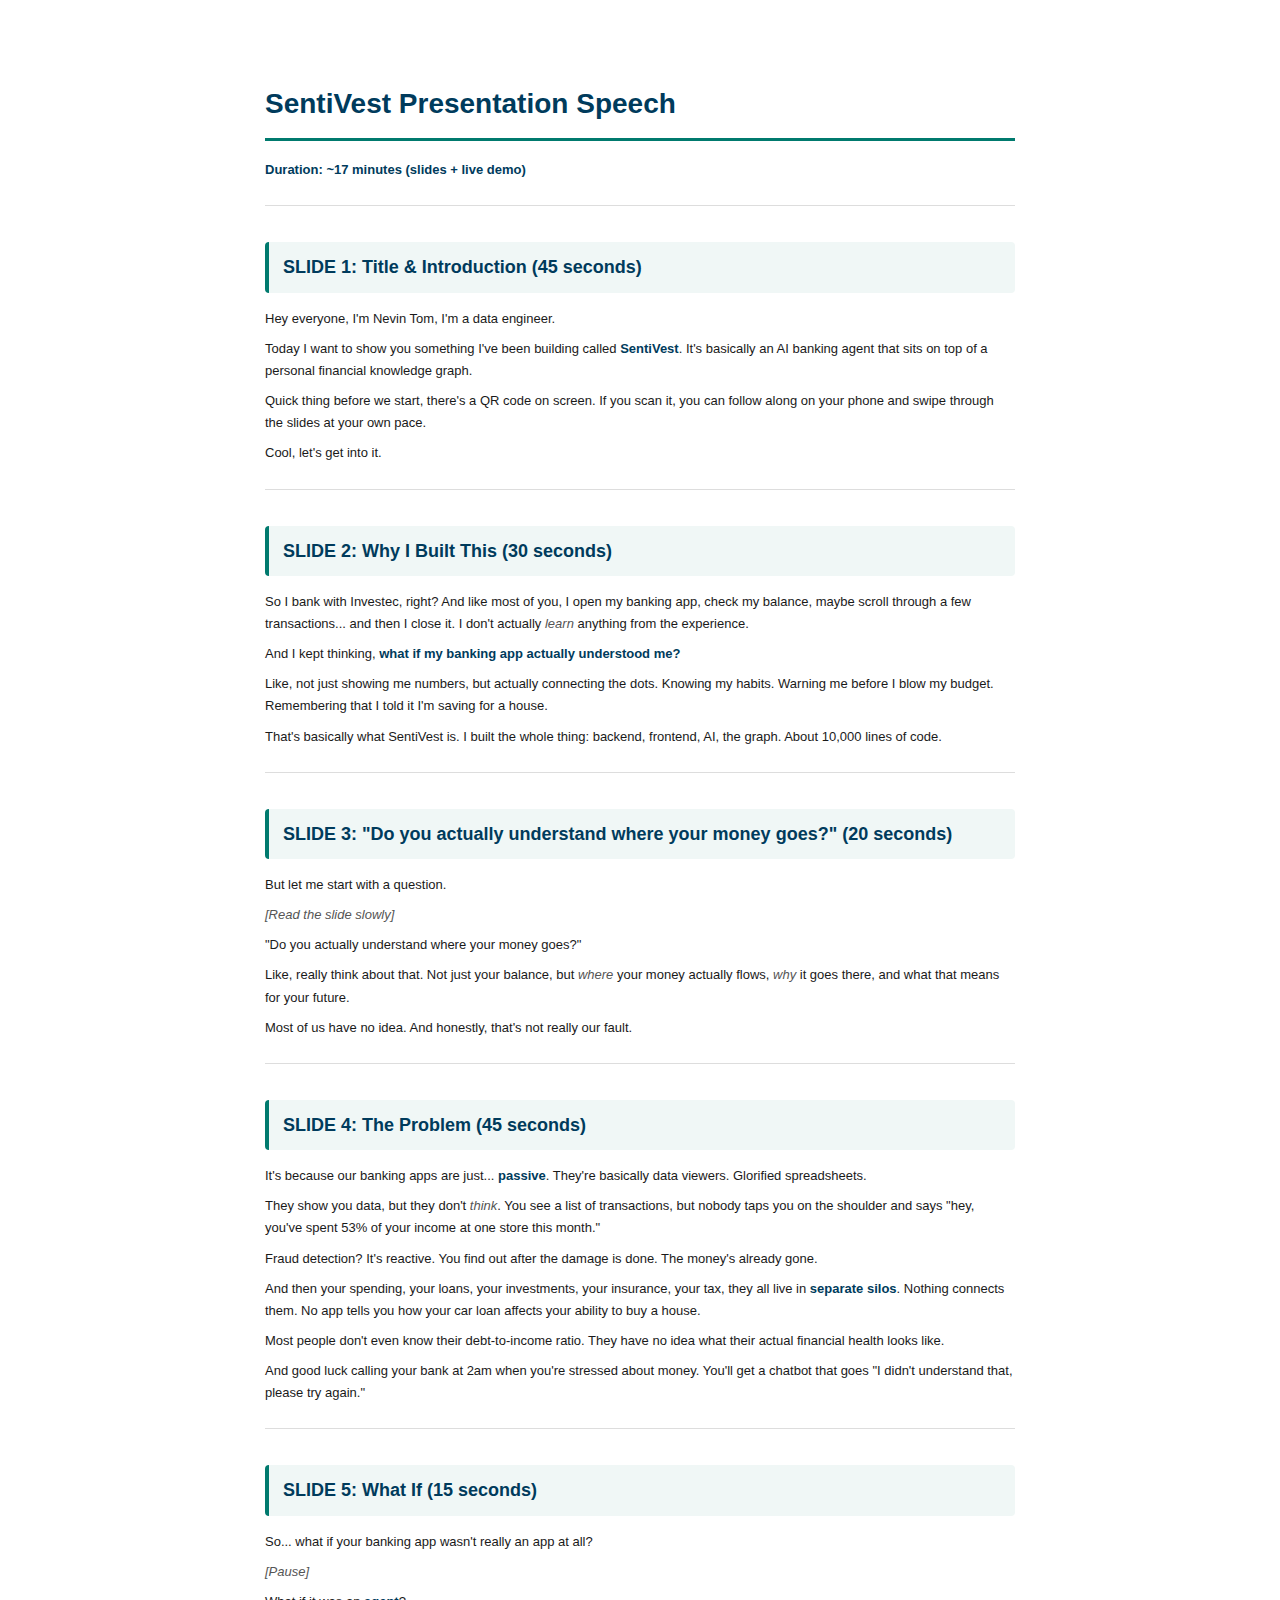
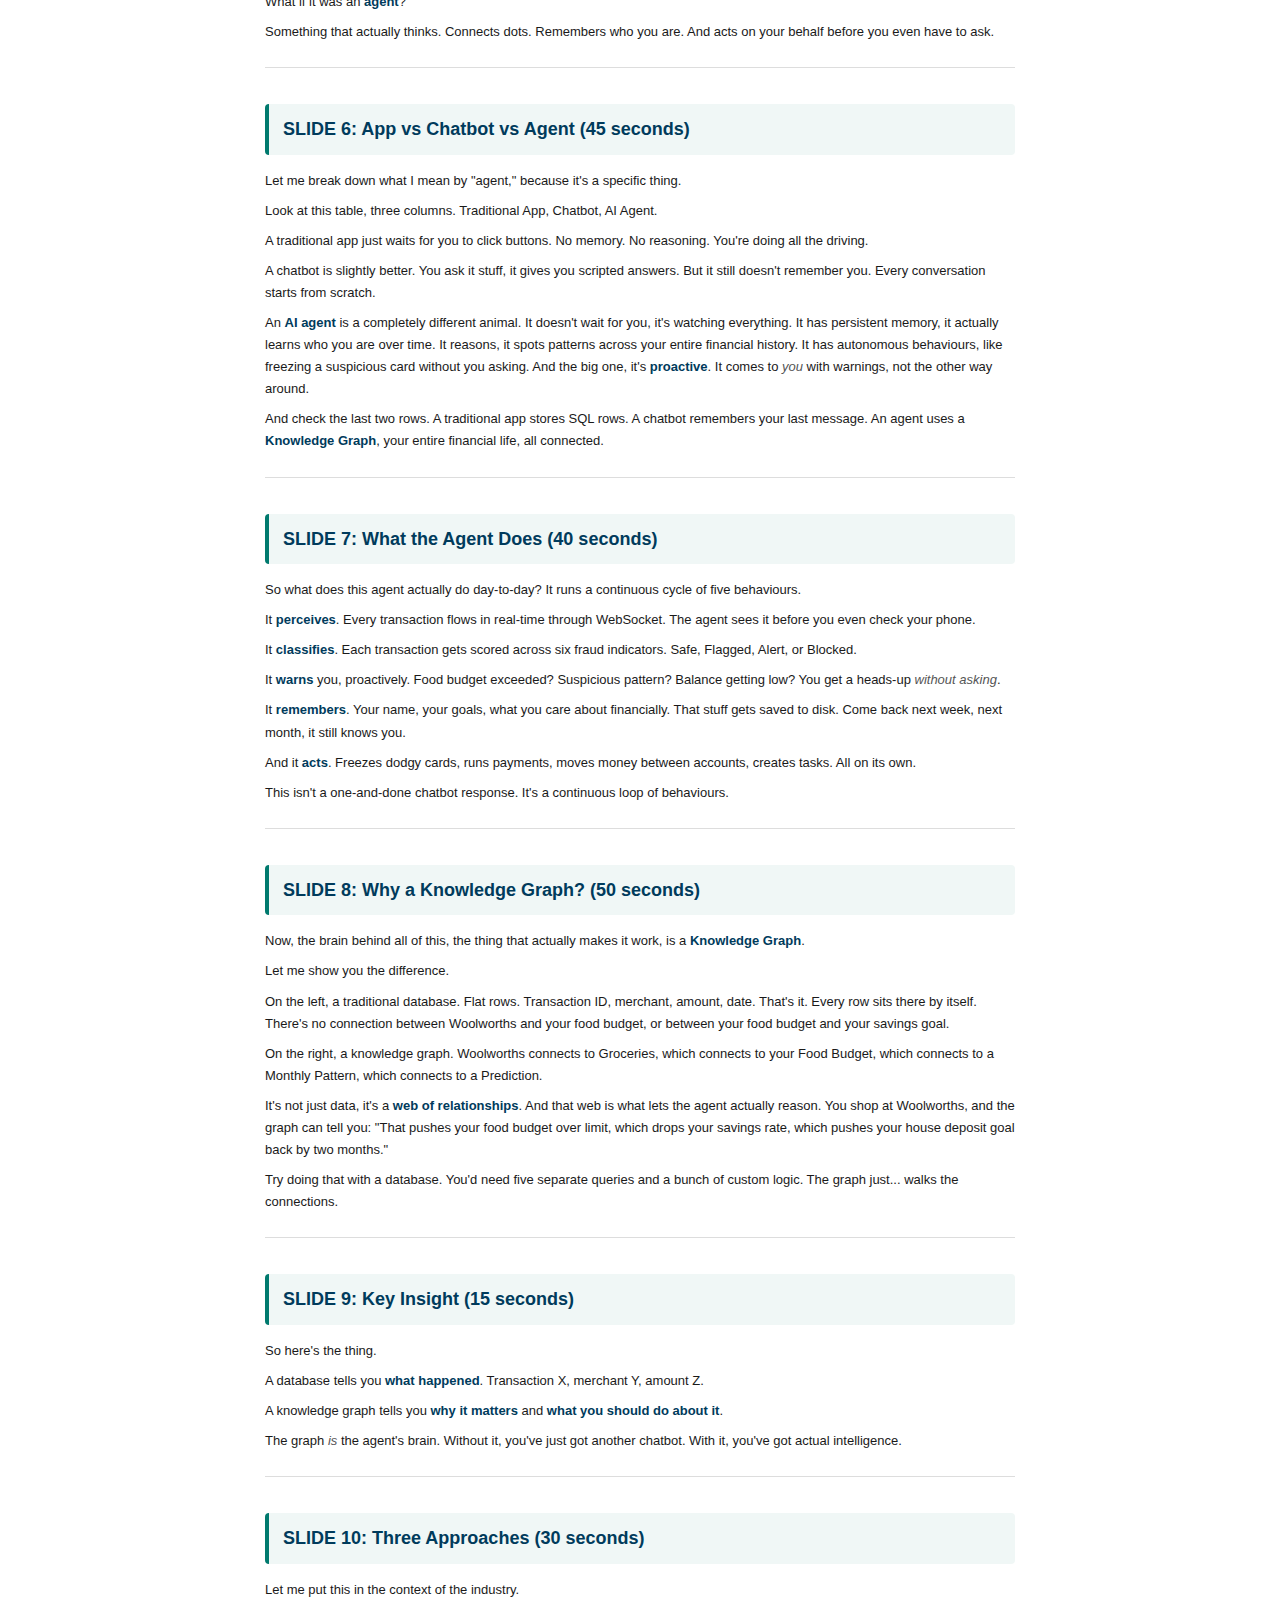
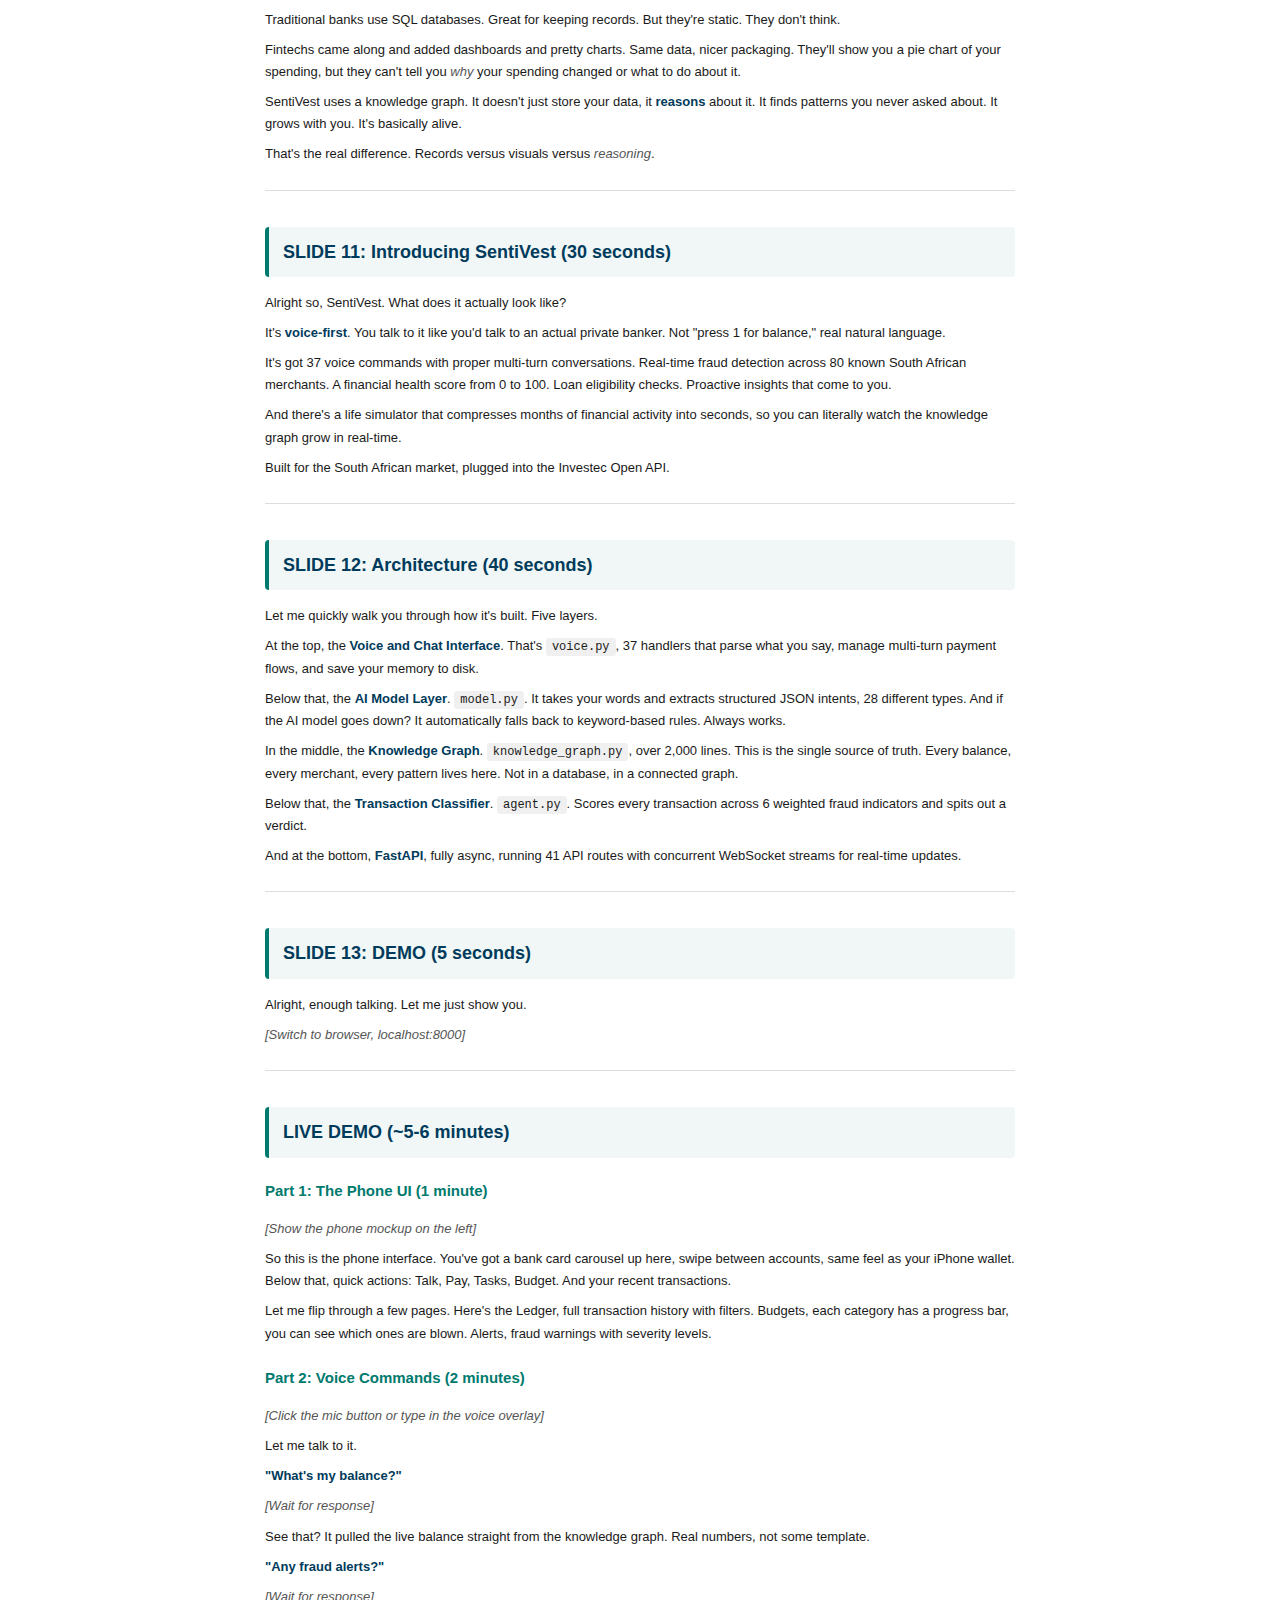
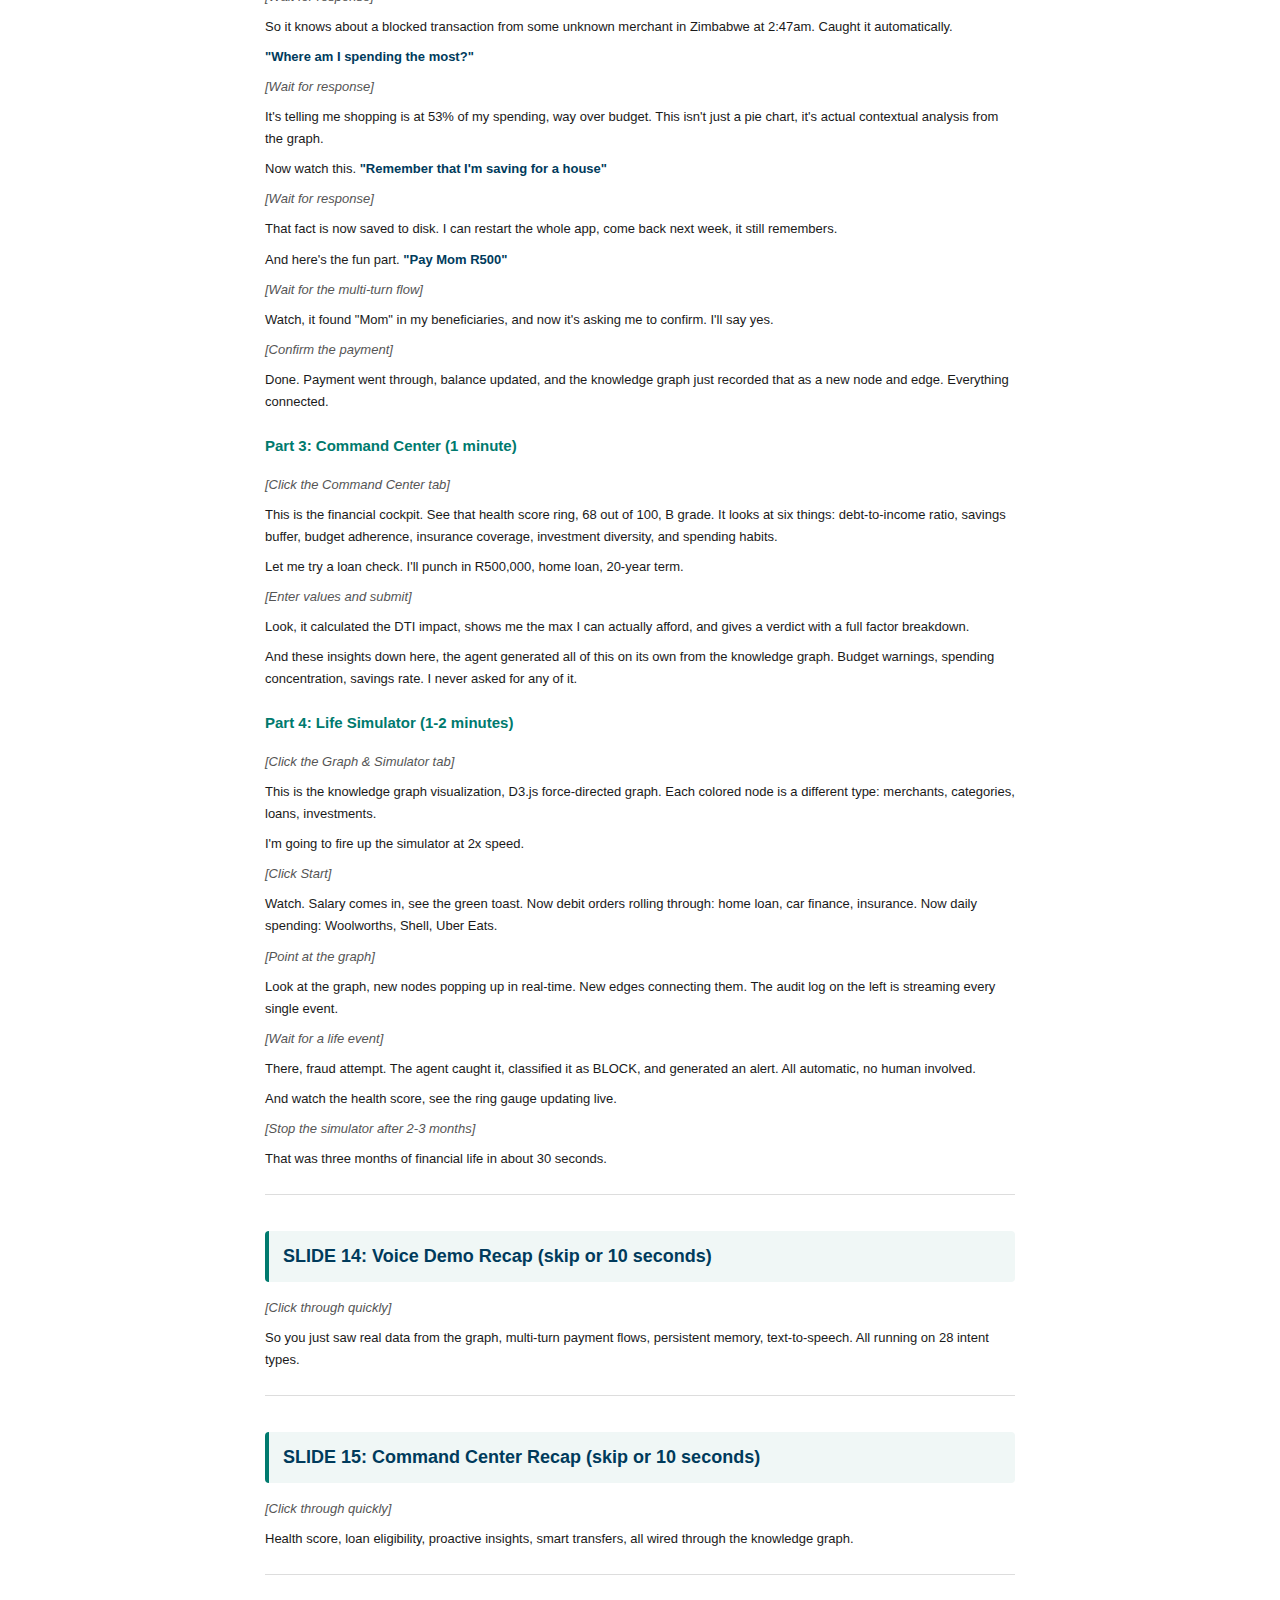
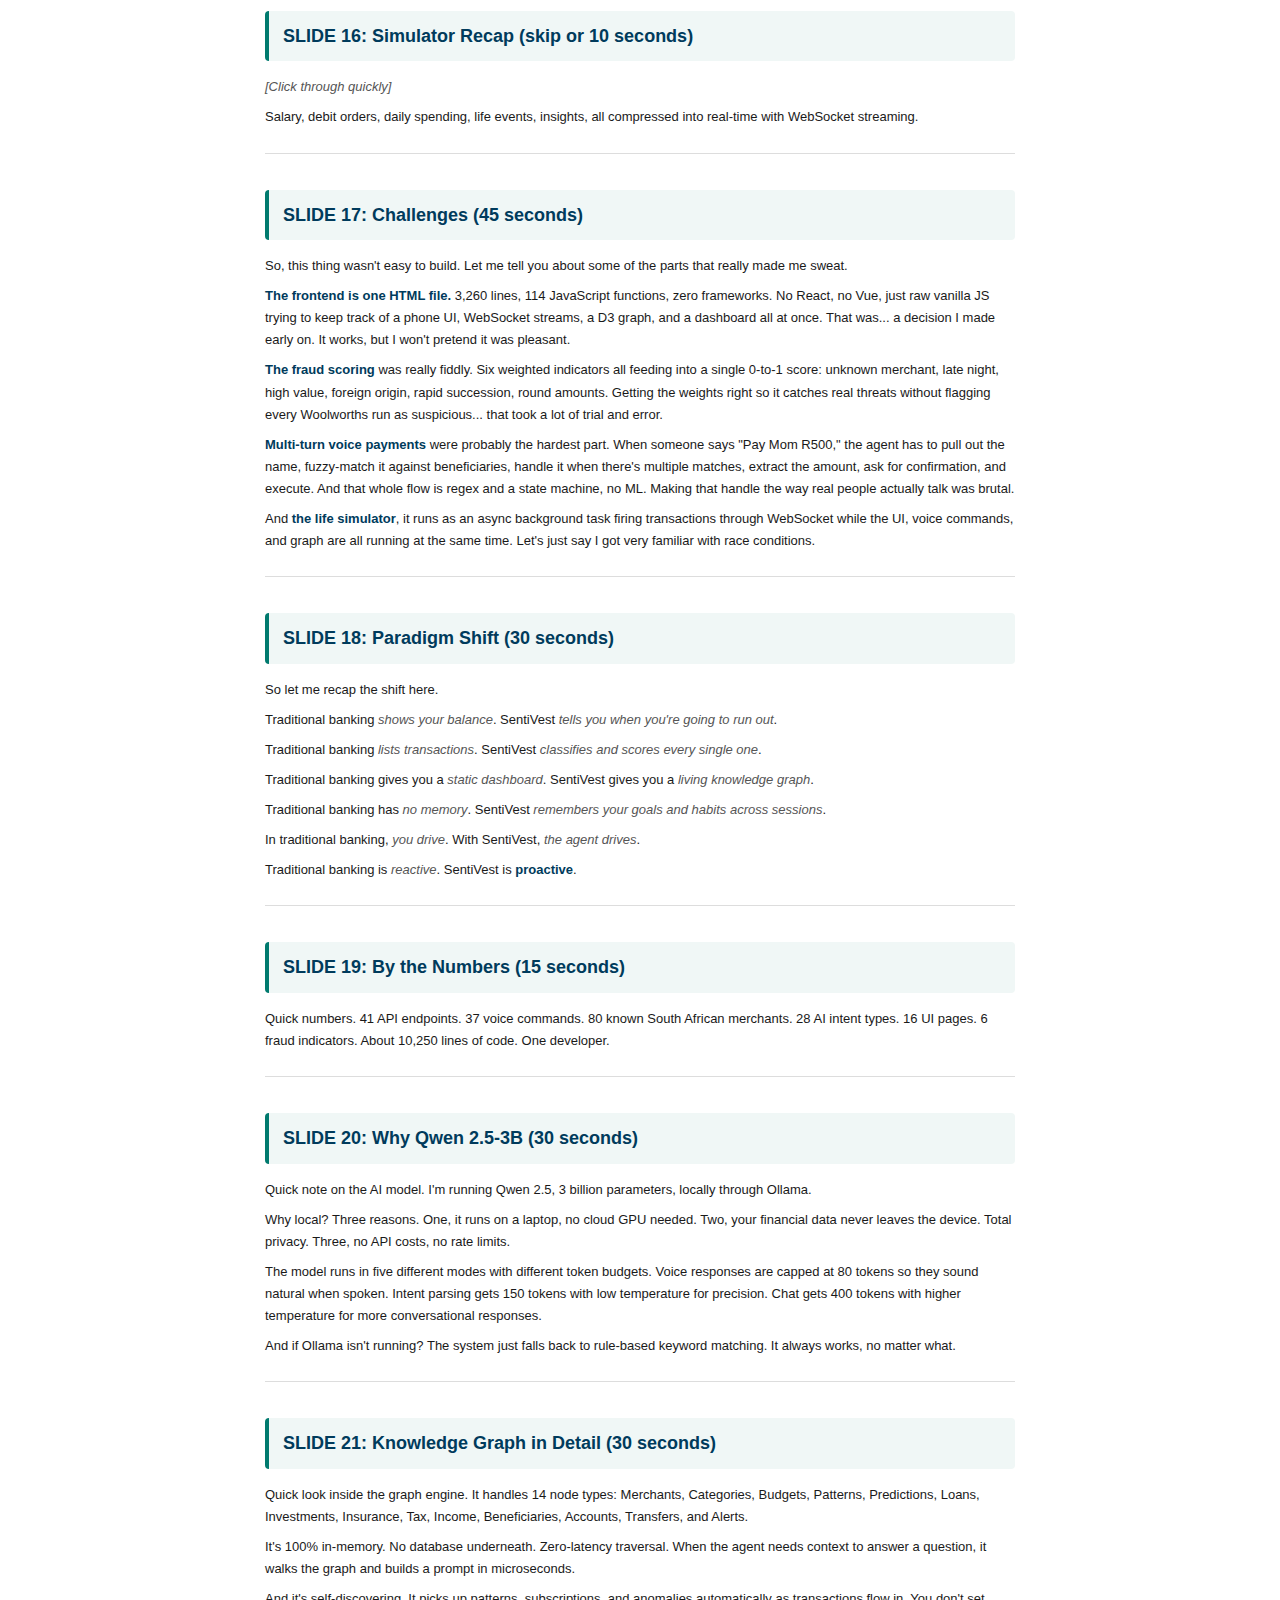
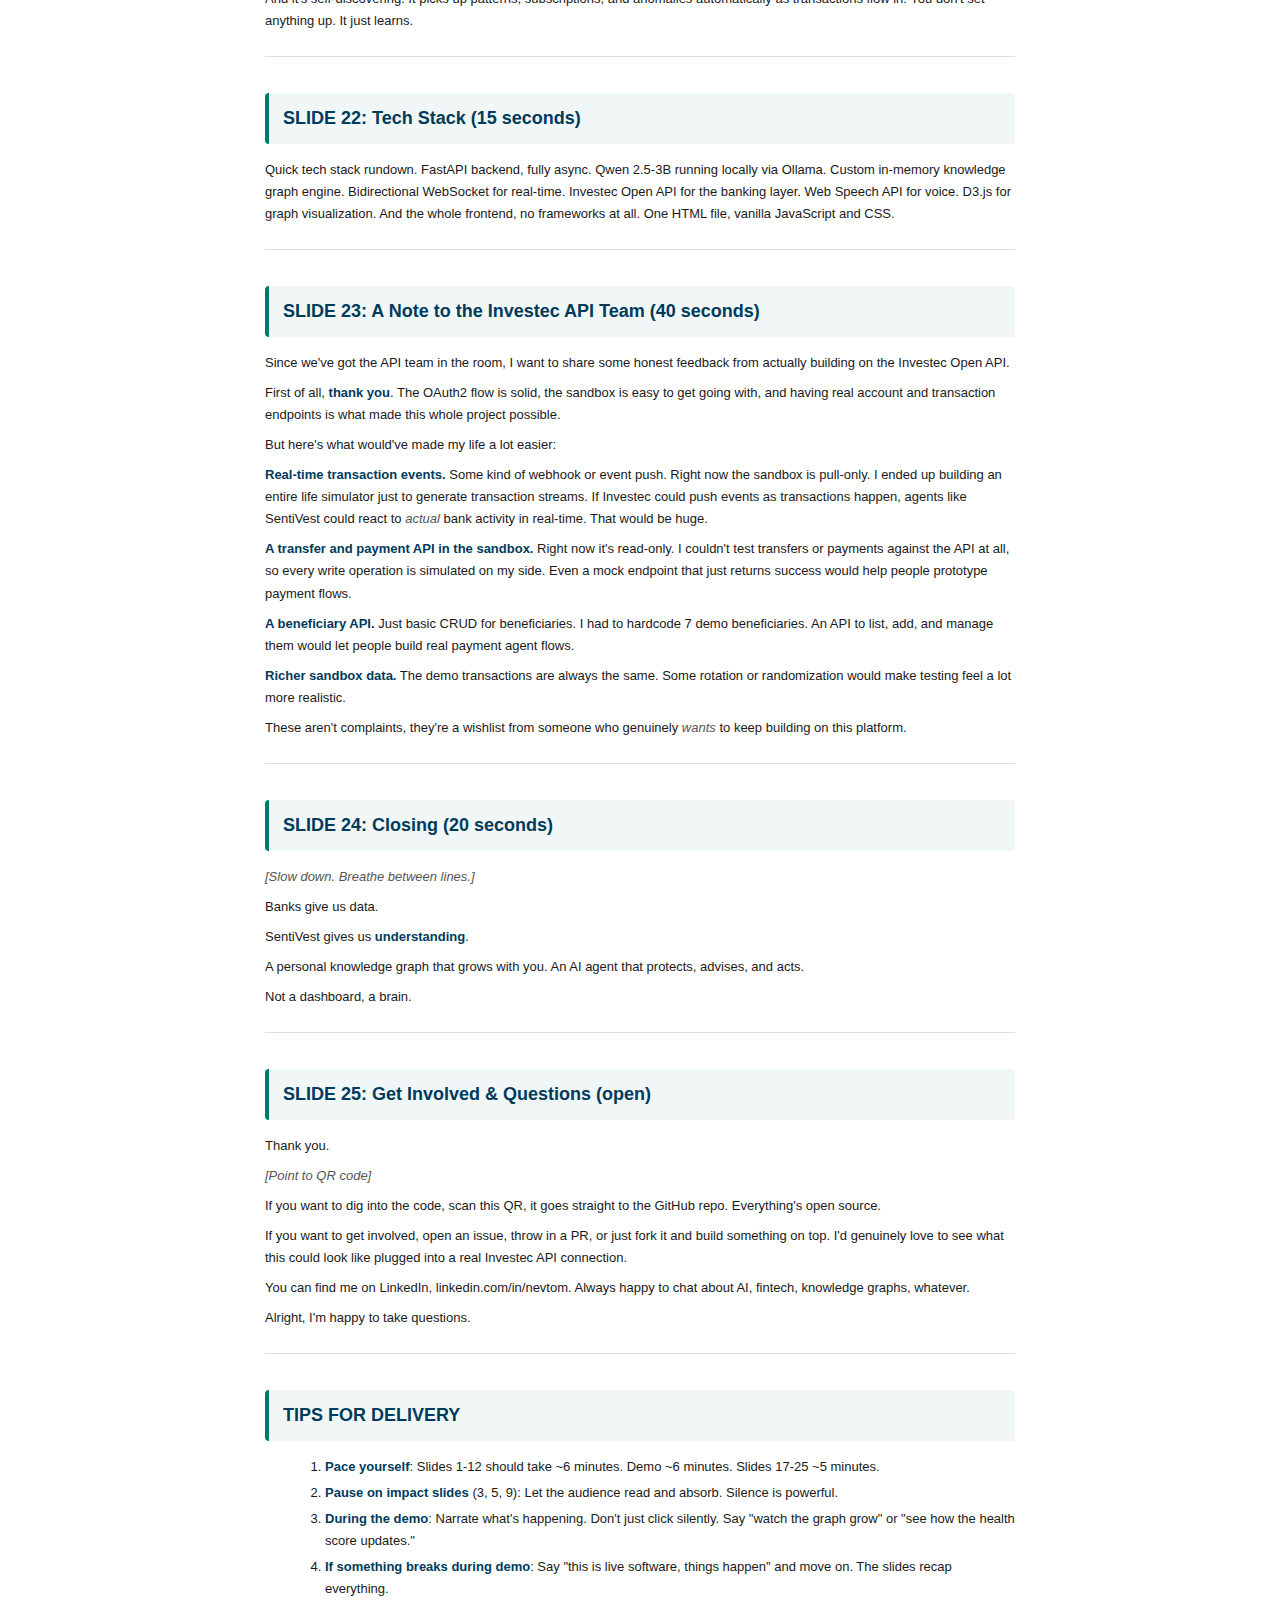
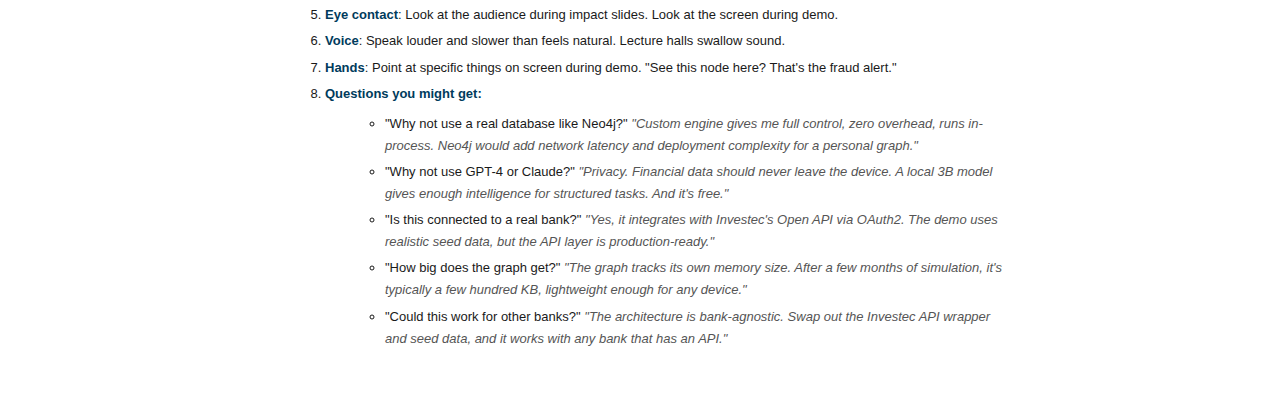
<file: SPEECH.html>
<!DOCTYPE html>
<html>
<head>
<meta charset="UTF-8">
<title>SentiVest Presentation Speech</title>
<style>
@page { size: A4; margin: 2cm; }
body { font-family: Segoe UI, Arial, sans-serif; font-size: 13px; line-height: 1.7; color: #1a1a1a; max-width: 750px; margin: 0 auto; padding: 40px 20px; }
h1 { font-size: 28px; color: #003B5C; border-bottom: 3px solid #007A6E; padding-bottom: 10px; margin-top: 40px; }
h2 { font-size: 18px; color: #003B5C; margin-top: 36px; padding: 10px 14px; background: #f0f7f6; border-left: 4px solid #007A6E; border-radius: 4px; page-break-before: auto; }
h3 { font-size: 15px; color: #007A6E; margin-top: 20px; }
p { margin: 8px 0; }
em { color: #555; }
strong { color: #003B5C; }
ul, ol { margin: 8px 0 8px 20px; }
li { margin: 4px 0; }
table { width: 100%; border-collapse: collapse; margin: 14px 0; font-size: 12px; }
th { background: #003B5C; color: white; padding: 8px 12px; text-align: left; }
td { padding: 8px 12px; border-bottom: 1px solid #e0e0e0; }
tr:nth-child(even) td { background: #f8fafb; }
code { background: #f0f0f0; padding: 2px 6px; border-radius: 3px; font-size: 12px; font-family: Consolas, monospace; }
pre { background: #f5f5f5; padding: 14px; border-radius: 6px; overflow-x: auto; font-size: 12px; border: 1px solid #e0e0e0; }
pre code { background: none; padding: 0; }
hr { border: none; border-top: 1px solid #ddd; margin: 24px 0; }
blockquote { border-left: 4px solid #007A6E; padding: 8px 16px; margin: 12px 0; background: #f0f7f6; color: #333; font-style: italic; }
@media print {
  body { padding: 0; }
  h2 { page-break-inside: avoid; }
  .no-break { page-break-inside: avoid; }
}
</style>
</head>
<body>
<h1>SentiVest Presentation Speech</h1>

<p><strong>Duration: ~17 minutes (slides + live demo)</strong></p>

<hr />

<h2>SLIDE 1: Title &amp; Introduction (45 seconds)</h2>

<p>Hey everyone, I'm Nevin Tom, I'm a data engineer.</p>

<p>Today I want to show you something I've been building called <strong>SentiVest</strong>. It's basically an AI banking agent that sits on top of a personal financial knowledge graph.</p>

<p>Quick thing before we start, there's a QR code on screen. If you scan it, you can follow along on your phone and swipe through the slides at your own pace.</p>

<p>Cool, let's get into it.</p>

<hr />

<h2>SLIDE 2: Why I Built This (30 seconds)</h2>

<p>So I bank with Investec, right? And like most of you, I open my banking app, check my balance, maybe scroll through a few transactions... and then I close it. I don't actually <em>learn</em> anything from the experience.</p>

<p>And I kept thinking, <strong>what if my banking app actually understood me?</strong></p>

<p>Like, not just showing me numbers, but actually connecting the dots. Knowing my habits. Warning me before I blow my budget. Remembering that I told it I'm saving for a house.</p>

<p>That's basically what SentiVest is. I built the whole thing: backend, frontend, AI, the graph. About 10,000 lines of code.</p>

<hr />

<h2>SLIDE 3: "Do you actually understand where your money goes?" (20 seconds)</h2>

<p>But let me start with a question.</p>

<p><em>[Read the slide slowly]</em></p>

<p>"Do you actually understand where your money goes?"</p>

<p>Like, really think about that. Not just your balance, but <em>where</em> your money actually flows, <em>why</em> it goes there, and what that means for your future.</p>

<p>Most of us have no idea. And honestly, that's not really our fault.</p>

<hr />

<h2>SLIDE 4: The Problem (45 seconds)</h2>

<p>It's because our banking apps are just... <strong>passive</strong>. They're basically data viewers. Glorified spreadsheets.</p>

<p>They show you data, but they don't <em>think</em>. You see a list of transactions, but nobody taps you on the shoulder and says "hey, you've spent 53% of your income at one store this month."</p>

<p>Fraud detection? It's reactive. You find out after the damage is done. The money's already gone.</p>

<p>And then your spending, your loans, your investments, your insurance, your tax, they all live in <strong>separate silos</strong>. Nothing connects them. No app tells you how your car loan affects your ability to buy a house.</p>

<p>Most people don't even know their debt-to-income ratio. They have no idea what their actual financial health looks like.</p>

<p>And good luck calling your bank at 2am when you're stressed about money. You'll get a chatbot that goes "I didn't understand that, please try again."</p>

<hr />

<h2>SLIDE 5: What If (15 seconds)</h2>

<p>So... what if your banking app wasn't really an app at all?</p>

<p><em>[Pause]</em></p>

<p>What if it was an <strong>agent</strong>?</p>

<p>Something that actually thinks. Connects dots. Remembers who you are. And acts on your behalf before you even have to ask.</p>

<hr />

<h2>SLIDE 6: App vs Chatbot vs Agent (45 seconds)</h2>

<p>Let me break down what I mean by "agent," because it's a specific thing.</p>

<p>Look at this table, three columns. Traditional App, Chatbot, AI Agent.</p>

<p>A traditional app just waits for you to click buttons. No memory. No reasoning. You're doing all the driving.</p>

<p>A chatbot is slightly better. You ask it stuff, it gives you scripted answers. But it still doesn't remember you. Every conversation starts from scratch.</p>

<p>An <strong>AI agent</strong> is a completely different animal. It doesn't wait for you, it's watching everything. It has persistent memory, it actually learns who you are over time. It reasons, it spots patterns across your entire financial history. It has autonomous behaviours, like freezing a suspicious card without you asking. And the big one, it's <strong>proactive</strong>. It comes to <em>you</em> with warnings, not the other way around.</p>

<p>And check the last two rows. A traditional app stores SQL rows. A chatbot remembers your last message. An agent uses a <strong>Knowledge Graph</strong>, your entire financial life, all connected.</p>

<hr />

<h2>SLIDE 7: What the Agent Does (40 seconds)</h2>

<p>So what does this agent actually do day-to-day? It runs a continuous cycle of five behaviours.</p>

<p>It <strong>perceives</strong>. Every transaction flows in real-time through WebSocket. The agent sees it before you even check your phone.</p>

<p>It <strong>classifies</strong>. Each transaction gets scored across six fraud indicators. Safe, Flagged, Alert, or Blocked.</p>

<p>It <strong>warns</strong> you, proactively. Food budget exceeded? Suspicious pattern? Balance getting low? You get a heads-up <em>without asking</em>.</p>

<p>It <strong>remembers</strong>. Your name, your goals, what you care about financially. That stuff gets saved to disk. Come back next week, next month, it still knows you.</p>

<p>And it <strong>acts</strong>. Freezes dodgy cards, runs payments, moves money between accounts, creates tasks. All on its own.</p>

<p>This isn't a one-and-done chatbot response. It's a continuous loop of behaviours.</p>

<hr />

<h2>SLIDE 8: Why a Knowledge Graph? (50 seconds)</h2>

<p>Now, the brain behind all of this, the thing that actually makes it work, is a <strong>Knowledge Graph</strong>.</p>

<p>Let me show you the difference.</p>

<p>On the left, a traditional database. Flat rows. Transaction ID, merchant, amount, date. That's it. Every row sits there by itself. There's no connection between Woolworths and your food budget, or between your food budget and your savings goal.</p>

<p>On the right, a knowledge graph. Woolworths connects to Groceries, which connects to your Food Budget, which connects to a Monthly Pattern, which connects to a Prediction.</p>

<p>It's not just data, it's a <strong>web of relationships</strong>. And that web is what lets the agent actually reason. You shop at Woolworths, and the graph can tell you: "That pushes your food budget over limit, which drops your savings rate, which pushes your house deposit goal back by two months."</p>

<p>Try doing that with a database. You'd need five separate queries and a bunch of custom logic. The graph just... walks the connections.</p>

<hr />

<h2>SLIDE 9: Key Insight (15 seconds)</h2>

<p>So here's the thing.</p>

<p>A database tells you <strong>what happened</strong>. Transaction X, merchant Y, amount Z.</p>

<p>A knowledge graph tells you <strong>why it matters</strong> and <strong>what you should do about it</strong>.</p>

<p>The graph <em>is</em> the agent's brain. Without it, you've just got another chatbot. With it, you've got actual intelligence.</p>

<hr />

<h2>SLIDE 10: Three Approaches (30 seconds)</h2>

<p>Let me put this in the context of the industry.</p>

<p>Traditional banks use SQL databases. Great for keeping records. But they're static. They don't think.</p>

<p>Fintechs came along and added dashboards and pretty charts. Same data, nicer packaging. They'll show you a pie chart of your spending, but they can't tell you <em>why</em> your spending changed or what to do about it.</p>

<p>SentiVest uses a knowledge graph. It doesn't just store your data, it <strong>reasons</strong> about it. It finds patterns you never asked about. It grows with you. It's basically alive.</p>

<p>That's the real difference. Records versus visuals versus <em>reasoning</em>.</p>

<hr />

<h2>SLIDE 11: Introducing SentiVest (30 seconds)</h2>

<p>Alright so, SentiVest. What does it actually look like?</p>

<p>It's <strong>voice-first</strong>. You talk to it like you'd talk to an actual private banker. Not "press 1 for balance," real natural language.</p>

<p>It's got 37 voice commands with proper multi-turn conversations. Real-time fraud detection across 80 known South African merchants. A financial health score from 0 to 100. Loan eligibility checks. Proactive insights that come to you.</p>

<p>And there's a life simulator that compresses months of financial activity into seconds, so you can literally watch the knowledge graph grow in real-time.</p>

<p>Built for the South African market, plugged into the Investec Open API.</p>

<hr />

<h2>SLIDE 12: Architecture (40 seconds)</h2>

<p>Let me quickly walk you through how it's built. Five layers.</p>

<p>At the top, the <strong>Voice and Chat Interface</strong>. That's <code>voice.py</code>, 37 handlers that parse what you say, manage multi-turn payment flows, and save your memory to disk.</p>

<p>Below that, the <strong>AI Model Layer</strong>. <code>model.py</code>. It takes your words and extracts structured JSON intents, 28 different types. And if the AI model goes down? It automatically falls back to keyword-based rules. Always works.</p>

<p>In the middle, the <strong>Knowledge Graph</strong>. <code>knowledge_graph.py</code>, over 2,000 lines. This is the single source of truth. Every balance, every merchant, every pattern lives here. Not in a database, in a connected graph.</p>

<p>Below that, the <strong>Transaction Classifier</strong>. <code>agent.py</code>. Scores every transaction across 6 weighted fraud indicators and spits out a verdict.</p>

<p>And at the bottom, <strong>FastAPI</strong>, fully async, running 41 API routes with concurrent WebSocket streams for real-time updates.</p>

<hr />

<h2>SLIDE 13: DEMO (5 seconds)</h2>

<p>Alright, enough talking. Let me just show you.</p>

<p><em>[Switch to browser, localhost:8000]</em></p>

<hr />

<h2>LIVE DEMO (~5-6 minutes)</h2>

<h3>Part 1: The Phone UI (1 minute)</h3>

<p><em>[Show the phone mockup on the left]</em></p>

<p>So this is the phone interface. You've got a bank card carousel up here, swipe between accounts, same feel as your iPhone wallet. Below that, quick actions: Talk, Pay, Tasks, Budget. And your recent transactions.</p>

<p>Let me flip through a few pages. Here's the Ledger, full transaction history with filters. Budgets, each category has a progress bar, you can see which ones are blown. Alerts, fraud warnings with severity levels.</p>

<h3>Part 2: Voice Commands (2 minutes)</h3>

<p><em>[Click the mic button or type in the voice overlay]</em></p>

<p>Let me talk to it.</p>

<p><strong>"What's my balance?"</strong></p>

<p><em>[Wait for response]</em></p>

<p>See that? It pulled the live balance straight from the knowledge graph. Real numbers, not some template.</p>

<p><strong>"Any fraud alerts?"</strong></p>

<p><em>[Wait for response]</em></p>

<p>So it knows about a blocked transaction from some unknown merchant in Zimbabwe at 2:47am. Caught it automatically.</p>

<p><strong>"Where am I spending the most?"</strong></p>

<p><em>[Wait for response]</em></p>

<p>It's telling me shopping is at 53% of my spending, way over budget. This isn't just a pie chart, it's actual contextual analysis from the graph.</p>

<p>Now watch this. <strong>"Remember that I'm saving for a house"</strong></p>

<p><em>[Wait for response]</em></p>

<p>That fact is now saved to disk. I can restart the whole app, come back next week, it still remembers.</p>

<p>And here's the fun part. <strong>"Pay Mom R500"</strong></p>

<p><em>[Wait for the multi-turn flow]</em></p>

<p>Watch, it found "Mom" in my beneficiaries, and now it's asking me to confirm. I'll say yes.</p>

<p><em>[Confirm the payment]</em></p>

<p>Done. Payment went through, balance updated, and the knowledge graph just recorded that as a new node and edge. Everything connected.</p>

<h3>Part 3: Command Center (1 minute)</h3>

<p><em>[Click the Command Center tab]</em></p>

<p>This is the financial cockpit. See that health score ring, 68 out of 100, B grade. It looks at six things: debt-to-income ratio, savings buffer, budget adherence, insurance coverage, investment diversity, and spending habits.</p>

<p>Let me try a loan check. I'll punch in R500,000, home loan, 20-year term.</p>

<p><em>[Enter values and submit]</em></p>

<p>Look, it calculated the DTI impact, shows me the max I can actually afford, and gives a verdict with a full factor breakdown.</p>

<p>And these insights down here, the agent generated all of this on its own from the knowledge graph. Budget warnings, spending concentration, savings rate. I never asked for any of it.</p>

<h3>Part 4: Life Simulator (1-2 minutes)</h3>

<p><em>[Click the Graph &amp; Simulator tab]</em></p>

<p>This is the knowledge graph visualization, D3.js force-directed graph. Each colored node is a different type: merchants, categories, loans, investments.</p>

<p>I'm going to fire up the simulator at 2x speed.</p>

<p><em>[Click Start]</em></p>

<p>Watch. Salary comes in, see the green toast. Now debit orders rolling through: home loan, car finance, insurance. Now daily spending: Woolworths, Shell, Uber Eats.</p>

<p><em>[Point at the graph]</em></p>

<p>Look at the graph, new nodes popping up in real-time. New edges connecting them. The audit log on the left is streaming every single event.</p>

<p><em>[Wait for a life event]</em></p>

<p>There, fraud attempt. The agent caught it, classified it as BLOCK, and generated an alert. All automatic, no human involved.</p>

<p>And watch the health score, see the ring gauge updating live.</p>

<p><em>[Stop the simulator after 2-3 months]</em></p>

<p>That was three months of financial life in about 30 seconds.</p>

<hr />

<h2>SLIDE 14: Voice Demo Recap (skip or 10 seconds)</h2>

<p><em>[Click through quickly]</em></p>

<p>So you just saw real data from the graph, multi-turn payment flows, persistent memory, text-to-speech. All running on 28 intent types.</p>

<hr />

<h2>SLIDE 15: Command Center Recap (skip or 10 seconds)</h2>

<p><em>[Click through quickly]</em></p>

<p>Health score, loan eligibility, proactive insights, smart transfers, all wired through the knowledge graph.</p>

<hr />

<h2>SLIDE 16: Simulator Recap (skip or 10 seconds)</h2>

<p><em>[Click through quickly]</em></p>

<p>Salary, debit orders, daily spending, life events, insights, all compressed into real-time with WebSocket streaming.</p>

<hr />

<h2>SLIDE 17: Challenges (45 seconds)</h2>

<p>So, this thing wasn't easy to build. Let me tell you about some of the parts that really made me sweat.</p>

<p><strong>The frontend is one HTML file.</strong> 3,260 lines, 114 JavaScript functions, zero frameworks. No React, no Vue, just raw vanilla JS trying to keep track of a phone UI, WebSocket streams, a D3 graph, and a dashboard all at once. That was... a decision I made early on. It works, but I won't pretend it was pleasant.</p>

<p><strong>The fraud scoring</strong> was really fiddly. Six weighted indicators all feeding into a single 0-to-1 score: unknown merchant, late night, high value, foreign origin, rapid succession, round amounts. Getting the weights right so it catches real threats without flagging every Woolworths run as suspicious... that took a lot of trial and error.</p>

<p><strong>Multi-turn voice payments</strong> were probably the hardest part. When someone says "Pay Mom R500," the agent has to pull out the name, fuzzy-match it against beneficiaries, handle it when there's multiple matches, extract the amount, ask for confirmation, and execute. And that whole flow is regex and a state machine, no ML. Making that handle the way real people actually talk was brutal.</p>

<p>And <strong>the life simulator</strong>, it runs as an async background task firing transactions through WebSocket while the UI, voice commands, and graph are all running at the same time. Let's just say I got very familiar with race conditions.</p>

<hr />

<h2>SLIDE 18: Paradigm Shift (30 seconds)</h2>

<p>So let me recap the shift here.</p>

<p>Traditional banking <em>shows your balance</em>. SentiVest <em>tells you when you're going to run out</em>.</p>

<p>Traditional banking <em>lists transactions</em>. SentiVest <em>classifies and scores every single one</em>.</p>

<p>Traditional banking gives you a <em>static dashboard</em>. SentiVest gives you a <em>living knowledge graph</em>.</p>

<p>Traditional banking has <em>no memory</em>. SentiVest <em>remembers your goals and habits across sessions</em>.</p>

<p>In traditional banking, <em>you drive</em>. With SentiVest, <em>the agent drives</em>.</p>

<p>Traditional banking is <em>reactive</em>. SentiVest is <strong>proactive</strong>.</p>

<hr />

<h2>SLIDE 19: By the Numbers (15 seconds)</h2>

<p>Quick numbers. 41 API endpoints. 37 voice commands. 80 known South African merchants. 28 AI intent types. 16 UI pages. 6 fraud indicators. About 10,250 lines of code. One developer.</p>

<hr />

<h2>SLIDE 20: Why Qwen 2.5-3B (30 seconds)</h2>

<p>Quick note on the AI model. I'm running Qwen 2.5, 3 billion parameters, locally through Ollama.</p>

<p>Why local? Three reasons. One, it runs on a laptop, no cloud GPU needed. Two, your financial data never leaves the device. Total privacy. Three, no API costs, no rate limits.</p>

<p>The model runs in five different modes with different token budgets. Voice responses are capped at 80 tokens so they sound natural when spoken. Intent parsing gets 150 tokens with low temperature for precision. Chat gets 400 tokens with higher temperature for more conversational responses.</p>

<p>And if Ollama isn't running? The system just falls back to rule-based keyword matching. It always works, no matter what.</p>

<hr />

<h2>SLIDE 21: Knowledge Graph in Detail (30 seconds)</h2>

<p>Quick look inside the graph engine. It handles 14 node types: Merchants, Categories, Budgets, Patterns, Predictions, Loans, Investments, Insurance, Tax, Income, Beneficiaries, Accounts, Transfers, and Alerts.</p>

<p>It's 100% in-memory. No database underneath. Zero-latency traversal. When the agent needs context to answer a question, it walks the graph and builds a prompt in microseconds.</p>

<p>And it's self-discovering. It picks up patterns, subscriptions, and anomalies automatically as transactions flow in. You don't set anything up. It just learns.</p>

<hr />

<h2>SLIDE 22: Tech Stack (15 seconds)</h2>

<p>Quick tech stack rundown. FastAPI backend, fully async. Qwen 2.5-3B running locally via Ollama. Custom in-memory knowledge graph engine. Bidirectional WebSocket for real-time. Investec Open API for the banking layer. Web Speech API for voice. D3.js for graph visualization. And the whole frontend, no frameworks at all. One HTML file, vanilla JavaScript and CSS.</p>

<hr />

<h2>SLIDE 23: A Note to the Investec API Team (40 seconds)</h2>

<p>Since we've got the API team in the room, I want to share some honest feedback from actually building on the Investec Open API.</p>

<p>First of all, <strong>thank you</strong>. The OAuth2 flow is solid, the sandbox is easy to get going with, and having real account and transaction endpoints is what made this whole project possible.</p>

<p>But here's what would've made my life a lot easier:</p>

<p><strong>Real-time transaction events.</strong> Some kind of webhook or event push. Right now the sandbox is pull-only. I ended up building an entire life simulator just to generate transaction streams. If Investec could push events as transactions happen, agents like SentiVest could react to <em>actual</em> bank activity in real-time. That would be huge.</p>

<p><strong>A transfer and payment API in the sandbox.</strong> Right now it's read-only. I couldn't test transfers or payments against the API at all, so every write operation is simulated on my side. Even a mock endpoint that just returns success would help people prototype payment flows.</p>

<p><strong>A beneficiary API.</strong> Just basic CRUD for beneficiaries. I had to hardcode 7 demo beneficiaries. An API to list, add, and manage them would let people build real payment agent flows.</p>

<p><strong>Richer sandbox data.</strong> The demo transactions are always the same. Some rotation or randomization would make testing feel a lot more realistic.</p>

<p>These aren't complaints, they're a wishlist from someone who genuinely <em>wants</em> to keep building on this platform.</p>

<hr />

<h2>SLIDE 24: Closing (20 seconds)</h2>

<p><em>[Slow down. Breathe between lines.]</em></p>

<p>Banks give us data.</p>

<p>SentiVest gives us <strong>understanding</strong>.</p>

<p>A personal knowledge graph that grows with you. An AI agent that protects, advises, and acts.</p>

<p>Not a dashboard, a brain.</p>

<hr />

<h2>SLIDE 25: Get Involved &amp; Questions (open)</h2>

<p>Thank you.</p>

<p><em>[Point to QR code]</em></p>

<p>If you want to dig into the code, scan this QR, it goes straight to the GitHub repo. Everything's open source.</p>

<p>If you want to get involved, open an issue, throw in a PR, or just fork it and build something on top. I'd genuinely love to see what this could look like plugged into a real Investec API connection.</p>

<p>You can find me on LinkedIn, linkedin.com/in/nevtom. Always happy to chat about AI, fintech, knowledge graphs, whatever.</p>

<p>Alright, I'm happy to take questions.</p>

<hr />

<h2>TIPS FOR DELIVERY</h2>

<ol>
<li><strong>Pace yourself</strong>: Slides 1-12 should take ~6 minutes. Demo ~6 minutes. Slides 17-25 ~5 minutes.</li>
<li><strong>Pause on impact slides</strong> (3, 5, 9): Let the audience read and absorb. Silence is powerful.</li>
<li><strong>During the demo</strong>: Narrate what's happening. Don't just click silently. Say "watch the graph grow" or "see how the health score updates."</li>
<li><strong>If something breaks during demo</strong>: Say "this is live software, things happen" and move on. The slides recap everything.</li>
<li><strong>Eye contact</strong>: Look at the audience during impact slides. Look at the screen during demo.</li>
<li><strong>Voice</strong>: Speak louder and slower than feels natural. Lecture halls swallow sound.</li>
<li><strong>Hands</strong>: Point at specific things on screen during demo. "See this node here? That's the fraud alert."</li>
<li><strong>Questions you might get:</strong>
<ul>
<li>"Why not use a real database like Neo4j?" <em>"Custom engine gives me full control, zero overhead, runs in-process. Neo4j would add network latency and deployment complexity for a personal graph."</em></li>
<li>"Why not use GPT-4 or Claude?" <em>"Privacy. Financial data should never leave the device. A local 3B model gives enough intelligence for structured tasks. And it's free."</em></li>
<li>"Is this connected to a real bank?" <em>"Yes, it integrates with Investec's Open API via OAuth2. The demo uses realistic seed data, but the API layer is production-ready."</em></li>
<li>"How big does the graph get?" <em>"The graph tracks its own memory size. After a few months of simulation, it's typically a few hundred KB, lightweight enough for any device."</em></li>
<li>"Could this work for other banks?" <em>"The architecture is bank-agnostic. Swap out the Investec API wrapper and seed data, and it works with any bank that has an API."</em></li>
</ul></li>
</ol>

</body>
</html>
</file>
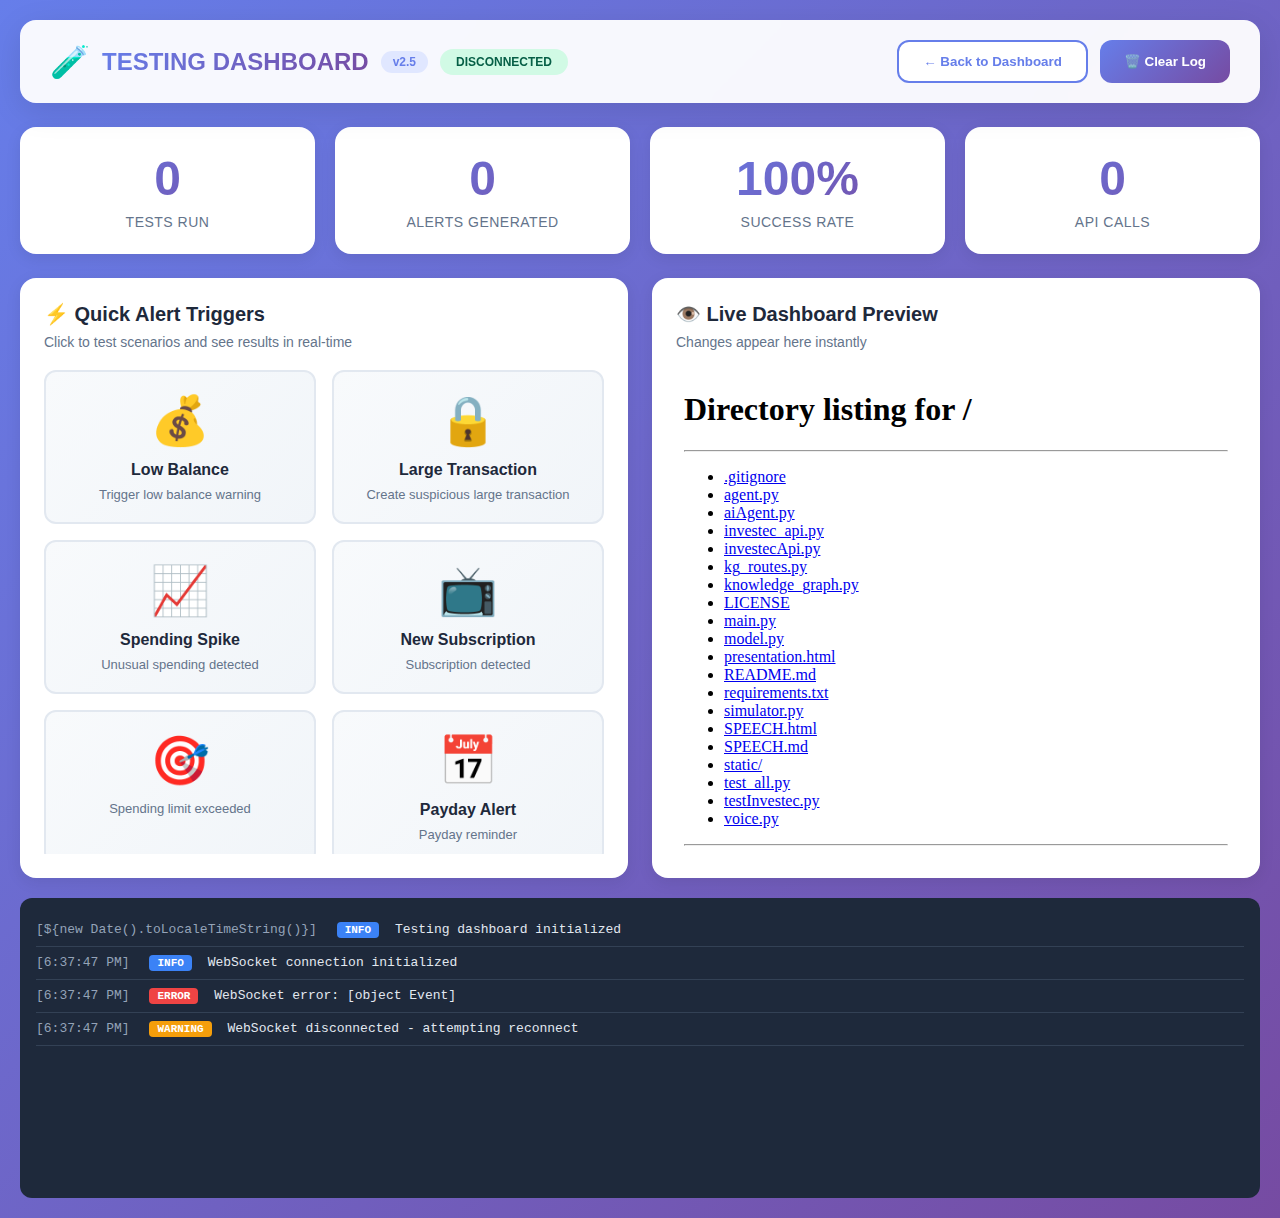
<file: static/testing.html>
<!DOCTYPE html>
<html lang="en">
<head>
    <meta charset="UTF-8">
    <meta name="viewport" content="width=device-width, initial-scale=1.0">
    <title>Testing Dashboard - Financial Alarm System</title>
    <style>
        * {
            margin: 0;
            padding: 0;
            box-sizing: border-box;
        }

        body {
            font-family: -apple-system, BlinkMacSystemFont, 'Segoe UI', Roboto, sans-serif;
            background: linear-gradient(135deg, #667eea 0%, #764ba2 100%);
            min-height: 100vh;
            padding: 20px;
        }

        .container {
            max-width: 1600px;
            margin: 0 auto;
        }

        /* Header */
        .header {
            background: rgba(255, 255, 255, 0.95);
            backdrop-filter: blur(10px);
            border-radius: 16px;
            padding: 20px 30px;
            margin-bottom: 24px;
            box-shadow: 0 8px 32px rgba(0, 0, 0, 0.1);
            display: flex;
            justify-content: space-between;
            align-items: center;
            flex-wrap: wrap;
            gap: 20px;
        }

        .logo {
            display: flex;
            align-items: center;
            gap: 12px;
        }

        .logo-icon {
            font-size: 32px;
        }

        .logo-text {
            font-size: 24px;
            font-weight: 700;
            background: linear-gradient(135deg, #667eea 0%, #764ba2 100%);
            -webkit-background-clip: text;
            -webkit-text-fill-color: transparent;
        }

        .logo-version {
            background: #e0e7ff;
            color: #667eea;
            padding: 4px 12px;
            border-radius: 12px;
            font-size: 12px;
            font-weight: 600;
        }

        .header-actions {
            display: flex;
            gap: 12px;
        }

        .btn {
            padding: 12px 24px;
            border-radius: 12px;
            border: none;
            font-weight: 600;
            cursor: pointer;
            transition: all 0.3s;
            display: flex;
            align-items: center;
            gap: 8px;
        }

        .btn-primary {
            background: linear-gradient(135deg, #667eea 0%, #764ba2 100%);
            color: white;
        }

        .btn-primary:hover {
            transform: translateY(-2px);
            box-shadow: 0 8px 20px rgba(102, 126, 234, 0.4);
        }

        .btn-secondary {
            background: white;
            color: #667eea;
            border: 2px solid #667eea;
        }

        .btn-secondary:hover {
            background: #667eea;
            color: white;
        }

        /* Stats Grid */
        .stats-grid {
            display: grid;
            grid-template-columns: repeat(auto-fit, minmax(200px, 1fr));
            gap: 20px;
            margin-bottom: 24px;
        }

        .stat-card {
            background: white;
            border-radius: 16px;
            padding: 24px;
            box-shadow: 0 4px 16px rgba(0, 0, 0, 0.08);
            text-align: center;
        }

        .stat-value {
            font-size: 48px;
            font-weight: 700;
            background: linear-gradient(135deg, #667eea 0%, #764ba2 100%);
            -webkit-background-clip: text;
            -webkit-text-fill-color: transparent;
            margin-bottom: 8px;
        }

        .stat-label {
            font-size: 14px;
            color: #64748b;
            text-transform: uppercase;
            letter-spacing: 0.5px;
        }

        /* Split View */
        .split-view {
            display: grid;
            grid-template-columns: 1fr 1fr;
            gap: 24px;
            height: calc(100vh - 300px);
            min-height: 600px;
        }

        .panel {
            background: white;
            border-radius: 16px;
            padding: 24px;
            box-shadow: 0 4px 16px rgba(0, 0, 0, 0.08);
            overflow: hidden;
            display: flex;
            flex-direction: column;
        }

        .panel-header {
            margin-bottom: 20px;
        }

        .panel-title {
            font-size: 20px;
            font-weight: 700;
            color: #1e293b;
            margin-bottom: 8px;
        }

        .panel-subtitle {
            font-size: 14px;
            color: #64748b;
        }

        .panel-content {
            flex: 1;
            overflow-y: auto;
        }

        /* Testing Controls */
        .test-grid {
            display: grid;
            grid-template-columns: repeat(auto-fit, minmax(250px, 1fr));
            gap: 16px;
        }

        .test-card {
            background: linear-gradient(135deg, #f8fafc 0%, #f1f5f9 100%);
            border-radius: 12px;
            padding: 20px;
            border: 2px solid #e2e8f0;
            transition: all 0.3s;
            cursor: pointer;
        }

        .test-card:hover {
            border-color: #667eea;
            transform: translateY(-2px);
            box-shadow: 0 8px 20px rgba(102, 126, 234, 0.2);
        }

        .test-icon {
            font-size: 48px;
            margin-bottom: 12px;
            text-align: center;
        }

        .test-title {
            font-size: 16px;
            font-weight: 600;
            color: #1e293b;
            margin-bottom: 8px;
            text-align: center;
        }

        .test-description {
            font-size: 13px;
            color: #64748b;
            text-align: center;
        }

        /* Live Preview */
        .preview-frame {
            width: 100%;
            height: 100%;
            border: none;
            border-radius: 8px;
            background: white;
        }

        /* Activity Log */
        .activity-log {
            background: #1e293b;
            border-radius: 12px;
            padding: 16px;
            color: #e2e8f0;
            font-family: 'Courier New', monospace;
            font-size: 13px;
            height: 300px;
            overflow-y: auto;
            margin-top: 20px;
        }

        .log-entry {
            padding: 8px 0;
            border-bottom: 1px solid #334155;
            animation: slideInLog 0.3s ease-out;
        }

        @keyframes slideInLog {
            from { opacity: 0; transform: translateX(-10px); }
            to { opacity: 1; transform: translateX(0); }
        }

        .log-time {
            color: #94a3b8;
            margin-right: 12px;
        }

        .log-type {
            display: inline-block;
            padding: 2px 8px;
            border-radius: 4px;
            font-size: 11px;
            margin-right: 8px;
            font-weight: 600;
        }

        .log-type-info { background: #3b82f6; color: white; }
        .log-type-success { background: #10b981; color: white; }
        .log-type-warning { background: #f59e0b; color: white; }
        .log-type-error { background: #ef4444; color: white; }

        /* Status Badge */
        .status-badge {
            display: inline-block;
            padding: 6px 16px;
            border-radius: 20px;
            font-size: 12px;
            font-weight: 600;
            text-transform: uppercase;
        }

        .status-connected {
            background: #d1fae5;
            color: #065f46;
        }

        .status-testing {
            background: #fef3c7;
            color: #92400e;
        }

        /* Loading Animation */
        .loading-bar {
            height: 3px;
            background: linear-gradient(90deg, #667eea, #764ba2);
            position: absolute;
            top: 0;
            left: 0;
            right: 0;
            transform-origin: left;
            animation: loadingBar 1.5s ease-in-out;
        }

        @keyframes loadingBar {
            0% { transform: scaleX(0); }
            100% { transform: scaleX(1); }
        }

        /* Responsive */
        @media (max-width: 1200px) {
            .split-view {
                grid-template-columns: 1fr;
                height: auto;
            }
            
            .panel {
                min-height: 500px;
            }
        }
    </style>
</head>
<body>
    <div class="container">
        <!-- Header -->
        <div class="header">
            <div class="logo">
                <div class="logo-icon">🧪</div>
                <div>
                    <div class="logo-text">TESTING DASHBOARD</div>
                </div>
                <div class="logo-version">v2.5</div>
                <span class="status-badge status-connected" id="connection-status">CONNECTED</span>
            </div>

            <div class="header-actions">
                <button class="btn btn-secondary" onclick="window.open('/', '_blank')">
                    ← Back to Dashboard
                </button>
                <button class="btn btn-primary" onclick="clearLog()">
                    🗑️ Clear Log
                </button>
            </div>
        </div>

        <!-- Stats -->
        <div class="stats-grid">
            <div class="stat-card">
                <div class="stat-value" id="tests-run">0</div>
                <div class="stat-label">Tests Run</div>
            </div>
            <div class="stat-card">
                <div class="stat-value" id="alerts-generated">0</div>
                <div class="stat-label">Alerts Generated</div>
            </div>
            <div class="stat-card">
                <div class="stat-value" id="success-rate">100%</div>
                <div class="stat-label">Success Rate</div>
            </div>
            <div class="stat-card">
                <div class="stat-value" id="api-calls">0</div>
                <div class="stat-label">API Calls</div>
            </div>
        </div>

        <!-- Split View -->
        <div class="split-view">
            <!-- Testing Controls -->
            <div class="panel">
                <div class="panel-header">
                    <div class="panel-title">⚡ Quick Alert Triggers</div>
                    <div class="panel-subtitle">Click to test scenarios and see results in real-time</div>
                </div>
                <div class="panel-content">
                    <div class="test-grid">
                        <div class="test-card" onclick="triggerTest('low_balance')">
                            <div class="test-icon">💰</div>
                            <div class="test-title">Low Balance</div>
                            <div class="test-description">Trigger low balance warning</div>
                        </div>

                        <div class="test-card" onclick="triggerTest('large_transaction')">
                            <div class="test-icon">🔒</div>
                            <div class="test-title">Large Transaction</div>
                            <div class="test-description">Create suspicious large transaction</div>
                        </div>

                        <div class="test-card" onclick="triggerTest('spending_spike')">
                            <div class="test-icon">📈</div>
                            <div class="test-title">Spending Spike</div>
                            <div class="test-description">Unusual spending detected</div>
                        </div>

                        <div class="test-card" onclick="triggerTest('new_subscription')">
                            <div class="test-icon">📺</div>
                            <div class="test-title">New Subscription</div>
                            <div class="test-description">Subscription detected</div>
                        </div>

                        <div class="test-card" onclick="triggerTest('category_limit')">
                            <div class="test-icon">🎯</div>
                            <div class="test-description">Spending limit exceeded</div>
                        </div>

                        <div class="test-card" onclick="triggerTest('payday')">
                            <div class="test-icon">📅</div>
                            <div class="test-title">Payday Alert</div>
                            <div class="test-description">Payday reminder</div>
                        </div>

                        <div class="test-card" onclick="triggerTransaction()">
                            <div class="test-icon">💳</div>
                            <div class="test-title">New Transaction</div>
                            <div class="test-description">Add test transaction</div>
                        </div>

                        <div class="test-card" onclick="updateBalance()">
                            <div class="test-icon">💵</div>
                            <div class="test-title">Update Balance</div>
                            <div class="test-description">Random balance change</div>
                        </div>

                        <div class="test-card" onclick="syncData()">
                            <div class="test-icon">🔄</div>
                            <div class="test-title">Sync Data</div>
                            <div class="test-description">Trigger full sync</div>
                        </div>
                    </div>
                </div>
            </div>

            <!-- Live Preview -->
            <div class="panel">
                <div class="panel-header">
                    <div class="panel-title">👁️ Live Dashboard Preview</div>
                    <div class="panel-subtitle">Changes appear here instantly</div>
                </div>
                <div class="panel-content">
                    <iframe id="preview-frame" class="preview-frame" src="/"></iframe>
                </div>
            </div>
        </div>

        <!-- Activity Log -->
        <div class="activity-log" id="activity-log">
            <div class="log-entry">
                <span class="log-time">[${new Date().toLocaleTimeString()}]</span>
                <span class="log-type log-type-info">INFO</span>
                <span>Testing dashboard initialized</span>
            </div>
        </div>
    </div>

    <script>
        let testsRun = 0;
        let alertsGenerated = 0;
        let apiCalls = 0;
        let successCount = 0;
        let ws = null;

        // Initialize
        window.addEventListener('load', () => {
            connectWebSocket();
            addLog('info', 'WebSocket connection initialized');
        });

        // WebSocket connection
        function connectWebSocket() {
            const protocol = window.location.protocol === 'https:' ? 'wss:' : 'ws:';
            const wsUrl = `${protocol}//${window.location.host}/ws/testing`;
            
            ws = new WebSocket(wsUrl);
            
            ws.onopen = () => {
                addLog('success', 'WebSocket connected');
                document.getElementById('connection-status').textContent = 'CONNECTED';
                document.getElementById('connection-status').className = 'status-badge status-connected';
            };
            
            ws.onmessage = (event) => {
                const data = JSON.parse(event.data);
                handleWebSocketMessage(data);
            };
            
            ws.onerror = (error) => {
                addLog('error', 'WebSocket error: ' + error);
            };
            
            ws.onclose = () => {
                addLog('warning', 'WebSocket disconnected - attempting reconnect');
                document.getElementById('connection-status').textContent = 'DISCONNECTED';
                setTimeout(connectWebSocket, 2000);
            };
        }

        // Handle WebSocket messages
        function handleWebSocketMessage(data) {
            addLog('info', `Received: ${data.type}`);
            
            switch(data.type) {
                case 'test_result':
                    updateStats(data);
                    break;
                case 'alert_created':
                    alertsGenerated++;
                    updateDisplay();
                    addLog('success', `Alert created: ${data.alert.title}`);
                    break;
            }
        }

        // Trigger test
        async function triggerTest(testType) {
            addLog('info', `Triggering test: ${testType}`);
            document.getElementById('connection-status').textContent = 'TESTING';
            document.getElementById('connection-status').className = 'status-badge status-testing';
            
            testsRun++;
            apiCalls++;
            updateDisplay();
            
            try {
                const response = await fetch(`/api/test/${testType}`, {
                    method: 'POST'
                });
                
                const data = await response.json();
                
                if (data.success) {
                    successCount++;
                    addLog('success', `Test passed: ${testType}`);
                    
                    if (data.alert_generated) {
                        alertsGenerated++;
                        addLog('success', `Alert generated: ${data.alert.title}`);
                    }
                } else {
                    addLog('error', `Test failed: ${data.error}`);
                }
            } catch (error) {
                addLog('error', `Test error: ${error.message}`);
            } finally {
                updateDisplay();
                setTimeout(() => {
                    document.getElementById('connection-status').textContent = 'CONNECTED';
                    document.getElementById('connection-status').className = 'status-badge status-connected';
                }, 1000);
            }
        }

        // Trigger transaction
        async function triggerTransaction() {
            const merchants = ['WOOLWORTHS', 'CHECKERS', 'UBER', 'NETFLIX', 'SHELL', 'OCEAN BASKET'];
            const amounts = [-50.00, -150.00, -500.00, -25.00, -80.00];
            
            const merchant = merchants[Math.floor(Math.random() * merchants.length)];
            const amount = amounts[Math.floor(Math.random() * amounts.length)];
            
            addLog('info', `Creating transaction: ${merchant} ${amount}`);
            
            testsRun++;
            apiCalls++;
            
            try {
                const response = await fetch('/api/test/transaction', {
                    method: 'POST',
                    headers: {'Content-Type': 'application/json'},
                    body: JSON.stringify({ merchant, amount })
                });
                
                const data = await response.json();
                
                if (data.success) {
                    successCount++;
                    addLog('success', `Transaction created: ${merchant} R${amount}`);
                } else {
                    addLog('error', `Transaction failed: ${data.error}`);
                }
            } catch (error) {
                addLog('error', `Transaction error: ${error.message}`);
            } finally {
                updateDisplay();
            }
        }

        // Update balance
        async function updateBalance() {
            const newBalance = (Math.random() * 50000 + 10000).toFixed(2);
            
            addLog('info', `Updating balance to R${newBalance}`);
            
            testsRun++;
            apiCalls++;
            
            try {
                const response = await fetch('/api/test/balance', {
                    method: 'POST',
                    headers: {'Content-Type': 'application/json'},
                    body: JSON.stringify({ balance: parseFloat(newBalance) })
                });
                
                const data = await response.json();
                
                if (data.success) {
                    successCount++;
                    addLog('success', `Balance updated: R${newBalance}`);
                } else {
                    addLog('error', `Balance update failed: ${data.error}`);
                }
            } catch (error) {
                addLog('error', `Balance error: ${error.message}`);
            } finally {
                updateDisplay();
            }
        }

        // Sync data
        async function syncData() {
            addLog('info', 'Triggering full data sync');
            
            testsRun++;
            apiCalls++;
            
            try {
                const response = await fetch('/api/sync', { method: 'POST' });
                const data = await response.json();
                
                if (data.success) {
                    successCount++;
                    addLog('success', `Synced ${data.transactions_synced} transactions`);
                } else {
                    addLog('error', `Sync failed: ${data.error}`);
                }
            } catch (error) {
                addLog('error', `Sync error: ${error.message}`);
            } finally {
                updateDisplay();
            }
        }

        // Update stats display
        function updateStats(data) {
            if (data.tests_run) testsRun = data.tests_run;
            if (data.alerts_generated) alertsGenerated = data.alerts_generated;
            if (data.api_calls) apiCalls = data.api_calls;
            updateDisplay();
        }

        function updateDisplay() {
            document.getElementById('tests-run').textContent = testsRun;
            document.getElementById('alerts-generated').textContent = alertsGenerated;
            document.getElementById('api-calls').textContent = apiCalls;
            
            const successRate = testsRun > 0 ? Math.round((successCount / testsRun) * 100) : 100;
            document.getElementById('success-rate').textContent = successRate + '%';
        }

        // Add log entry
        function addLog(type, message) {
            const log = document.getElementById('activity-log');
            const time = new Date().toLocaleTimeString();
            
            const entry = document.createElement('div');
            entry.className = 'log-entry';
            entry.innerHTML = `
                <span class="log-time">[${time}]</span>
                <span class="log-type log-type-${type}">${type.toUpperCase()}</span>
                <span>${message}</span>
            `;
            
            log.appendChild(entry);
            log.scrollTop = log.scrollHeight;
        }

        // Clear log
        function clearLog() {
            const log = document.getElementById('activity-log');
            log.innerHTML = '';
            addLog('info', 'Log cleared');
        }
    </script>
</body>
</html>
</file>
